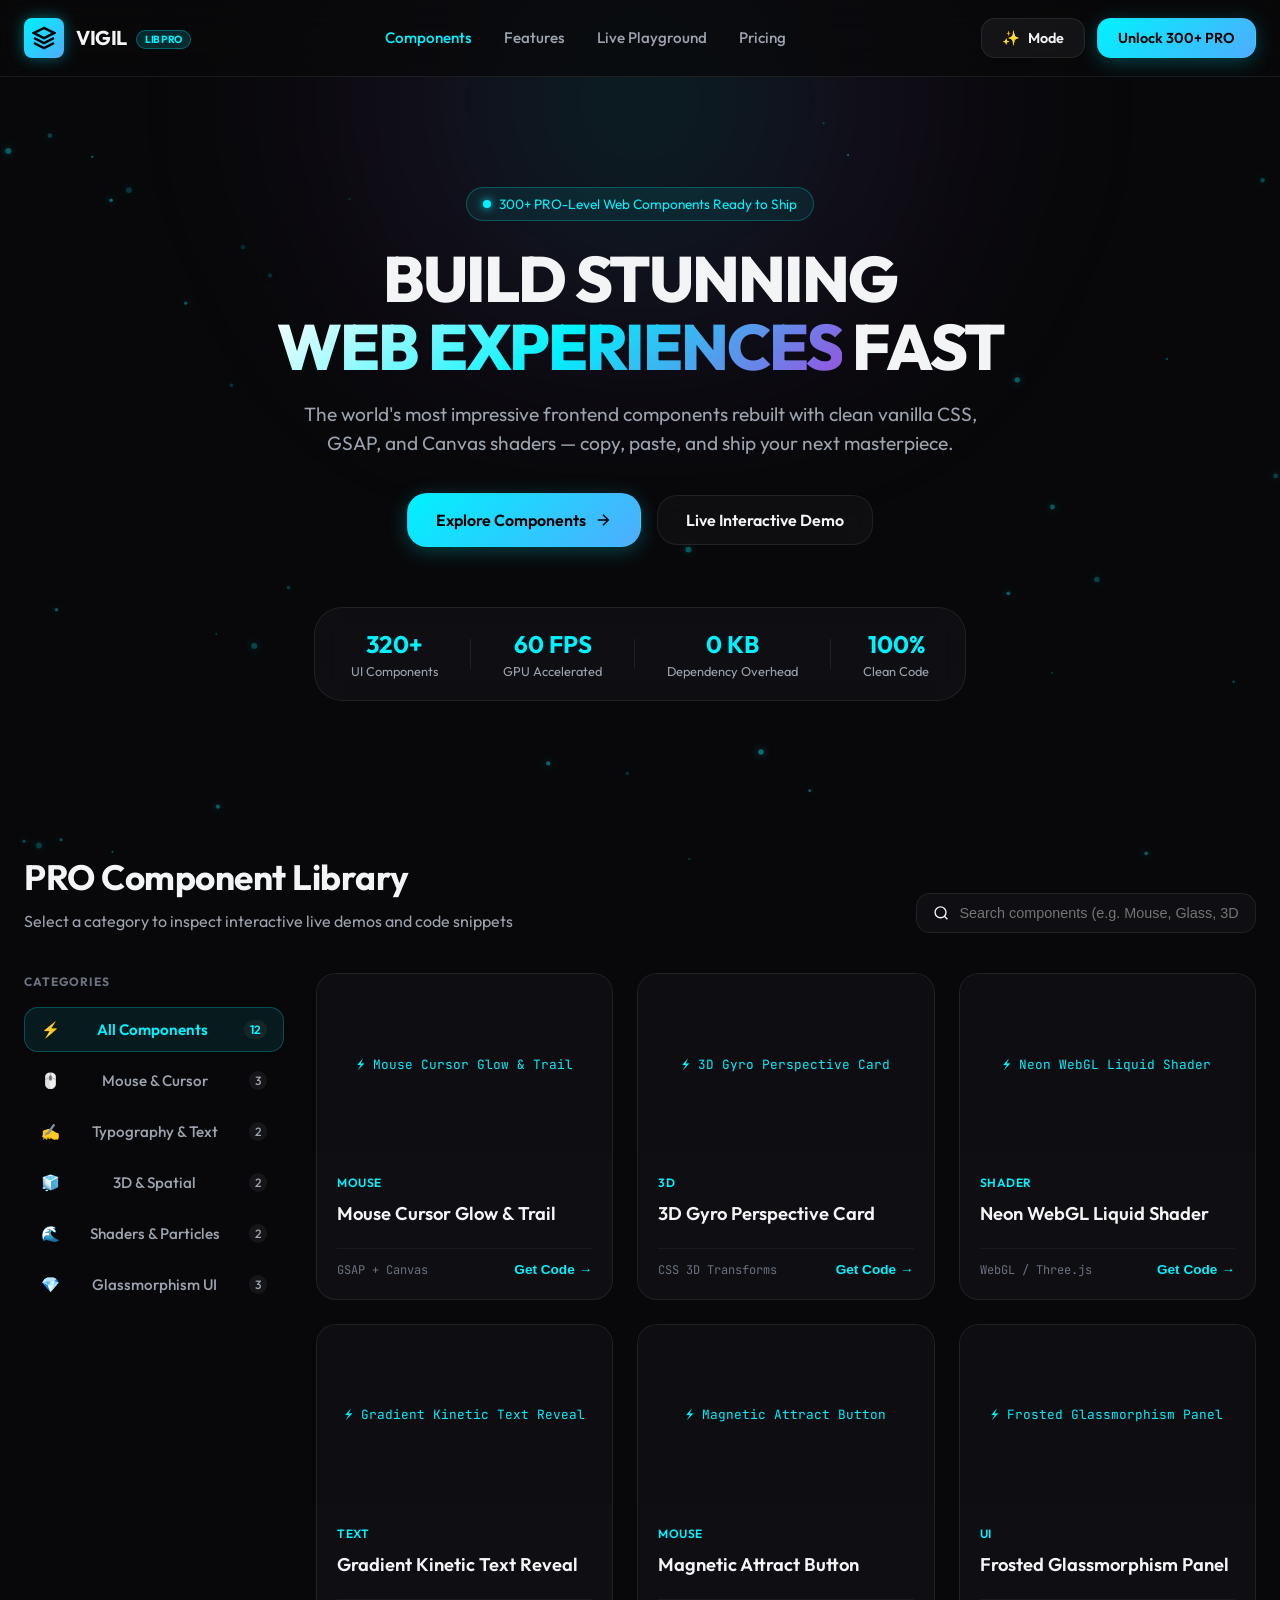
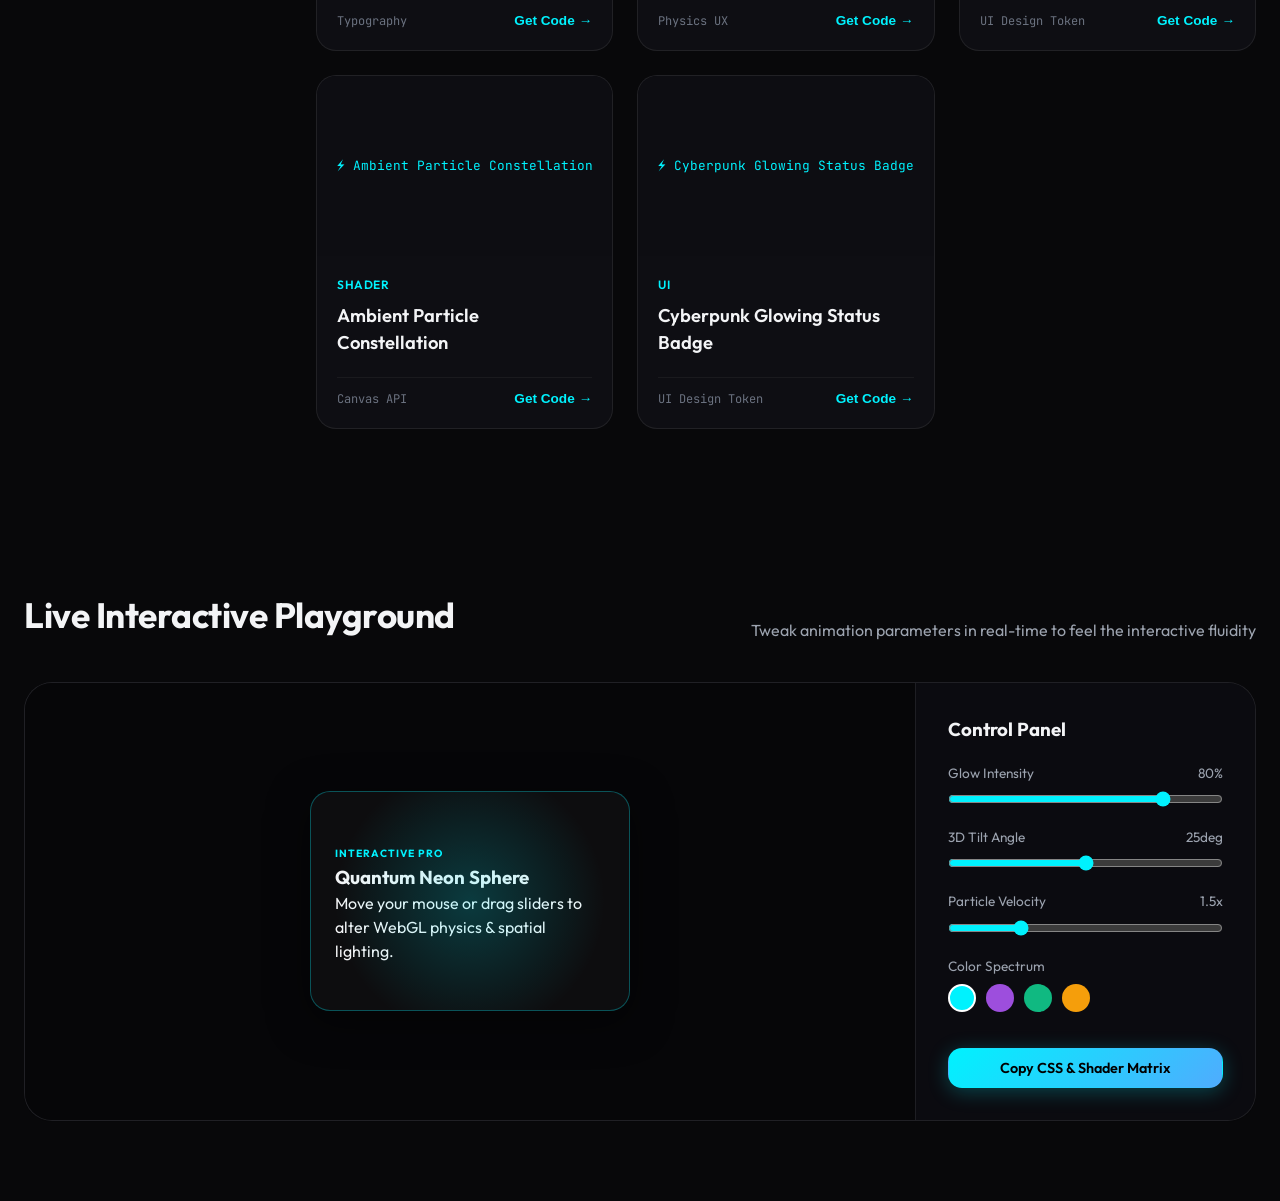
<file: showcase/index.html>
<!DOCTYPE html>
<html lang="en">
<head>
    <meta charset="UTF-8">
    <meta name="viewport" content="width=device-width, initial-scale=1.0">
    <title>VIGIL UI — 300+ PRO Animated Component Library</title>
    <meta name="description" content="Next-generation frontend library of animated UI components for high-end web applications.">
    <!-- Google Fonts -->
    <link rel="preconnect" href="https://fonts.googleapis.com">
    <link rel="preconnect" href="https://fonts.gstatic.com" crossorigin>
    <link href="https://fonts.googleapis.com/css2?family=Outfit:wght@300;400;500;600;700;800&family=JetBrains+Mono:wght@400;500;600&display=swap" rel="stylesheet">
    <link rel="stylesheet" href="styles.css">
</head>
<body>
    <div class="bg-gradient-glow"></div>
    <canvas id="bg-canvas"></canvas>

    <!-- Header Navigation -->
    <header class="header">
        <div class="container header__container">
            <a href="#" class="logo">
                <div class="logo__icon">
                    <svg width="24" height="24" viewBox="0 0 24 24" fill="none" stroke="currentColor" stroke-width="2.5">
                        <polygon points="12 2 2 7 12 12 22 7 12 2"></polygon>
                        <polyline points="2 17 12 22 22 17"></polyline>
                        <polyline points="2 12 12 17 22 12"></polyline>
                    </svg>
                </div>
                <span class="logo__text">VIGIL <span class="badge-pro">LIB PRO</span></span>
            </a>

            <nav class="nav">
                <a href="#components" class="nav__link active">Components</a>
                <a href="#features" class="nav__link">Features</a>
                <a href="#showcase" class="nav__link">Live Playground</a>
                <a href="#pricing" class="nav__link">Pricing</a>
            </nav>

            <div class="header__actions">
                <button class="btn btn--secondary btn--sm" id="btn-theme-toggle">
                    <span class="btn__icon">✨</span> Mode
                </button>
                <button class="btn btn--primary btn--shine" onclick="openProModal()">
                    <span>Unlock 300+ PRO</span>
                </button>
            </div>
        </div>
    </header>

    <!-- Hero Section -->
    <section class="hero">
        <div class="container hero__container">
            <div class="hero__badge">
                <span class="dot-pulse"></span> 300+ PRO-Level Web Components Ready to Ship
            </div>
            
            <h1 class="hero__title">
                BUILD STUNNING <br>
                <span class="text-gradient">WEB EXPERIENCES</span> FAST
            </h1>
            
            <p class="hero__subtitle">
                The world's most impressive frontend components rebuilt with clean vanilla CSS, GSAP, and Canvas shaders — copy, paste, and ship your next masterpiece.
            </p>

            <div class="hero__buttons">
                <a href="#components" class="btn btn--primary btn--lg btn--shine">
                    <span>Explore Components</span>
                    <svg width="18" height="18" viewBox="0 0 24 24" fill="none" stroke="currentColor" stroke-width="2"><path d="M5 12h14M12 5l7 7-7 7"/></svg>
                </a>
                <button class="btn btn--glass btn--lg" onclick="triggerInteractiveDemo()">
                    <span>Live Interactive Demo</span>
                </button>
            </div>

            <!-- Stats Bar -->
            <div class="hero__stats">
                <div class="stat-item">
                    <span class="stat-num" data-count="320">320+</span>
                    <span class="stat-label">UI Components</span>
                </div>
                <div class="stat-divider"></div>
                <div class="stat-item">
                    <span class="stat-num">60 FPS</span>
                    <span class="stat-label">GPU Accelerated</span>
                </div>
                <div class="stat-divider"></div>
                <div class="stat-item">
                    <span class="stat-num">0 KB</span>
                    <span class="stat-label">Dependency Overhead</span>
                </div>
                <div class="stat-divider"></div>
                <div class="stat-item">
                    <span class="stat-num">100%</span>
                    <span class="stat-label">Clean Code</span>
                </div>
            </div>
        </div>
    </section>

    <!-- Components Showcase Section -->
    <section class="components" id="components">
        <div class="container">
            <div class="section-header">
                <div>
                    <h2 class="section-title">PRO Component Library</h2>
                    <p class="section-desc">Select a category to inspect interactive live demos and code snippets</p>
                </div>

                <div class="search-bar">
                    <svg width="18" height="18" viewBox="0 0 24 24" fill="none" stroke="currentColor" stroke-width="2"><circle cx="11" cy="11" r="8"/><path d="m21 21-4.3-4.3"/></svg>
                    <input type="text" id="component-search" placeholder="Search components (e.g. Mouse, Glass, 3D, Text)...">
                </div>
            </div>

            <div class="components__layout">
                <!-- Sidebar Category Filter -->
                <aside class="sidebar">
                    <div class="sidebar__sticky">
                        <h4 class="sidebar__title">CATEGORIES</h4>
                        <ul class="category-list">
                            <li><button class="cat-btn active" data-cat="all"><span class="cat-icon">⚡</span> All Components <span class="cat-count">12</span></button></li>
                            <li><button class="cat-btn" data-cat="mouse"><span class="cat-icon">🖱️</span> Mouse & Cursor <span class="cat-count">3</span></button></li>
                            <li><button class="cat-btn" data-cat="text"><span class="cat-icon">✍️</span> Typography & Text <span class="cat-count">2</span></button></li>
                            <li><button class="cat-btn" data-cat="3d"><span class="cat-icon">🧊</span> 3D & Spatial <span class="cat-count">2</span></button></li>
                            <li><button class="cat-btn" data-cat="shader"><span class="cat-icon">🌊</span> Shaders & Particles <span class="cat-count">2</span></button></li>
                            <li><button class="cat-btn" data-cat="ui"><span class="cat-icon">💎</span> Glassmorphism UI <span class="cat-count">3</span></button></li>
                        </ul>
                    </div>
                </aside>

                <!-- Components Grid -->
                <main class="grid-container" id="components-grid">
                    <!-- Cards will be populated by JS -->
                </main>
            </div>
        </div>
    </section>

    <!-- Live Interactive Playground Section -->
    <section class="playground" id="showcase">
        <div class="container">
            <div class="section-header text-center">
                <h2 class="section-title">Live Interactive Playground</h2>
                <p class="section-desc">Tweak animation parameters in real-time to feel the interactive fluidity</p>
            </div>

            <div class="playground__card">
                <div class="playground__stage" id="demo-stage">
                    <div class="interactive-object" id="interactive-card">
                        <div class="card-glow"></div>
                        <div class="card-content">
                            <span class="card-badge">INTERACTIVE PRO</span>
                            <h3>Quantum Neon Sphere</h3>
                            <p>Move your mouse or drag sliders to alter WebGL physics & spatial lighting.</p>
                            <div class="stage-particles" id="stage-particles"></div>
                        </div>
                    </div>
                </div>

                <div class="playground__controls">
                    <h3>Control Panel</h3>
                    
                    <div class="control-group">
                        <label>Glow Intensity <span id="val-glow">80%</span></label>
                        <input type="range" id="slider-glow" min="0" max="100" value="80">
                    </div>

                    <div class="control-group">
                        <label>3D Tilt Angle <span id="val-tilt">25deg</span></label>
                        <input type="range" id="slider-tilt" min="0" max="50" value="25">
                    </div>

                    <div class="control-group">
                        <label>Particle Velocity <span id="val-speed">1.5x</span></label>
                        <input type="range" id="slider-speed" min="1" max="5" value="2" step="0.1">
                    </div>

                    <div class="control-group">
                        <label>Color Spectrum</label>
                        <div class="color-presets">
                            <button class="color-chip active" data-color="cyan" style="background: #00f2fe;"></button>
                            <button class="color-chip" data-color="purple" style="background: #9d4edd;"></button>
                            <button class="color-chip" data-color="emerald" style="background: #10b981;"></button>
                            <button class="color-chip" data-color="amber" style="background: #f59e0b;"></button>
                        </div>
                    </div>

                    <button class="btn btn--primary w-full mt-4" onclick="copyCurrentPreset()">
                        <span>Copy CSS & Shader Matrix</span>
                    </button>
                </div>
            </div>
        </div>
    </section>

    <!-- Code Preview Modal -->
    <div class="modal-overlay" id="code-modal">
        <div class="modal">
            <div class="modal__header">
                <h3 class="modal__title" id="modal-component-title">Component Source Code</h3>
                <button class="modal__close" onclick="closeCodeModal()">&times;</button>
            </div>

            <div class="modal__tabs">
                <button class="tab-btn active" data-tab="html">HTML</button>
                <button class="tab-btn" data-tab="css">CSS</button>
                <button class="tab-btn" data-tab="js">JavaScript</button>
            </div>

            <div class="modal__body">
                <pre class="code-block"><code id="code-display">// Source code loading...</code></pre>
            </div>

            <div class="modal__footer">
                <span class="modal__info">Ready to copy & paste into your project</span>
                <button class="btn btn--primary" id="btn-copy-code" onclick="copyCodeFromModal()">
                    <span>Copy Code</span>
                </button>
            </div>
        </div>
    </div>

    <!-- Toast Notification -->
    <div class="toast" id="toast">Code copied to clipboard!</div>

    <script src="app.js"></script>
</body>
</html>
</file>
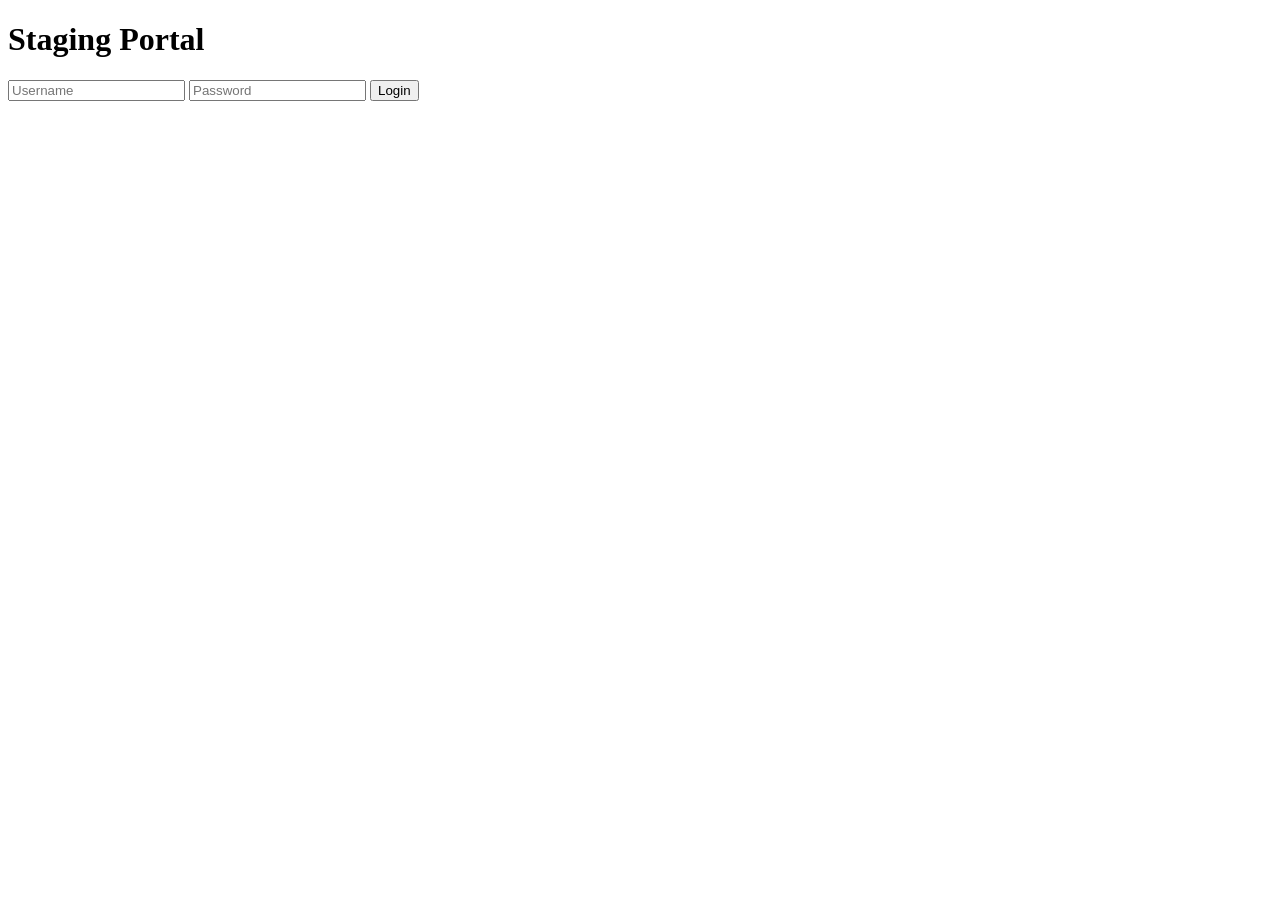
<file: tests/fixtures/realistic_scenario/index_debug.html>
<!DOCTYPE html>
<html lang="en">
<head>
    <meta charset="UTF-8">
    <title>Internal Staging Server - Debug Portal</title>
    <!-- TODO: Disable internal debug endpoint /api/v2/debug/database before production deployment -->
    <!-- Backup admin credentials: developer:StagingSecret2026! -->
    <script src="https://code.jquery.com/jquery-1.12.4.min.js"></script>
</head>
<body>
    <h1>Staging Portal</h1>
    <form action="/api/v1/auth" method="POST">
        <input type="hidden" name="debug_mode" value="true">
        <input type="hidden" name="internal_flag" value="HTB{c3l1_u_m4st3r_r3c0n}">
        <input type="text" name="username" placeholder="Username">
        <input type="password" name="password" placeholder="Password">
        <button type="submit">Login</button>
    </form>
</body>
</html>
</file>
<file: showcase/styles.css>
/* ==========================================================================
   VIGIL UI — Animmaster Inspired High-End Dark Aesthetic Design Token System
   ========================================================================== */

:root {
    --bg-dark: #08080a;
    --bg-card: rgba(18, 18, 24, 0.7);
    --bg-card-hover: rgba(26, 26, 36, 0.85);
    --border-color: rgba(255, 255, 255, 0.08);
    --border-glow: rgba(0, 242, 254, 0.4);
    
    --accent-cyan: #00f2fe;
    --accent-blue: #4facfe;
    --accent-purple: #9d4edd;
    --accent-emerald: #10b981;
    
    --text-main: #f3f4f6;
    --text-muted: #9ca3af;
    --text-dim: #6b7280;
    
    --font-heading: 'Outfit', -apple-system, sans-serif;
    --font-mono: 'JetBrains Mono', monospace;
    
    --radius-sm: 8px;
    --radius-md: 14px;
    --radius-lg: 20px;
    --radius-xl: 28px;
    
    --shadow-glow: 0 0 35px rgba(0, 242, 254, 0.15);
    --transition-fast: 0.2s cubic-bezier(0.16, 1, 0.3, 1);
    --transition-smooth: 0.4s cubic-bezier(0.16, 1, 0.3, 1);
}

/* Base Styles */
* {
    box-sizing: border-box;
    margin: 0;
    padding: 0;
}

html {
    scroll-behavior: smooth;
    font-family: var(--font-heading);
    background-color: var(--bg-dark);
    color: var(--text-main);
    overflow-x: hidden;
}

body {
    position: relative;
    min-height: 100vh;
    line-height: 1.5;
}

/* Canvas Background & Ambient Glow */
#bg-canvas {
    position: fixed;
    top: 0;
    left: 0;
    width: 100vw;
    height: 100vh;
    z-index: -2;
    pointer-events: none;
    opacity: 0.6;
}

.bg-gradient-glow {
    position: fixed;
    top: -200px;
    left: 50%;
    transform: translateX(-50%);
    width: 1000px;
    height: 600px;
    background: radial-gradient(circle, rgba(0, 242, 254, 0.12) 0%, rgba(157, 78, 221, 0.08) 40%, transparent 70%);
    z-index: -1;
    pointer-events: none;
    filter: blur(80px);
}

.container {
    max-width: 1320px;
    margin: 0 auto;
    padding: 0 24px;
}

/* Header */
.header {
    position: sticky;
    top: 0;
    z-index: 100;
    background: rgba(8, 8, 10, 0.75);
    backdrop-filter: blur(16px);
    -webkit-backdrop-filter: blur(16px);
    border-bottom: 1px solid var(--border-color);
}

.header__container {
    display: flex;
    align-items: center;
    justify-content: space-between;
    height: 76px;
}

.logo {
    display: flex;
    align-items: center;
    gap: 12px;
    text-decoration: none;
    color: var(--text-main);
}

.logo__icon {
    width: 40px;
    height: 40px;
    background: linear-gradient(135deg, var(--accent-cyan), var(--accent-blue));
    border-radius: var(--radius-sm);
    display: flex;
    align-items: center;
    justify-content: center;
    color: #000;
    box-shadow: 0 0 15px rgba(0, 242, 254, 0.4);
}

.logo__text {
    font-size: 1.25rem;
    font-weight: 700;
    letter-spacing: -0.5px;
}

.badge-pro {
    font-size: 0.65rem;
    padding: 2px 8px;
    background: rgba(0, 242, 254, 0.15);
    color: var(--accent-cyan);
    border: 1px solid rgba(0, 242, 254, 0.3);
    border-radius: 20px;
    margin-left: 6px;
    vertical-align: middle;
}

.nav {
    display: flex;
    align-items: center;
    gap: 32px;
}

.nav__link {
    text-decoration: none;
    color: var(--text-muted);
    font-size: 0.95rem;
    font-weight: 500;
    transition: var(--transition-fast);
}

.nav__link:hover, .nav__link.active {
    color: var(--accent-cyan);
}

.header__actions {
    display: flex;
    align-items: center;
    gap: 12px;
}

/* Buttons */
.btn {
    display: inline-flex;
    align-items: center;
    justify-content: center;
    gap: 8px;
    padding: 10px 20px;
    font-family: var(--font-heading);
    font-size: 0.9rem;
    font-weight: 600;
    border-radius: var(--radius-md);
    border: 1px solid transparent;
    cursor: pointer;
    transition: var(--transition-smooth);
    text-decoration: none;
    position: relative;
    overflow: hidden;
}

.btn--primary {
    background: linear-gradient(135deg, var(--accent-cyan), var(--accent-blue));
    color: #000;
    box-shadow: 0 4px 20px rgba(0, 242, 254, 0.25);
}

.btn--primary:hover {
    transform: translateY(-2px);
    box-shadow: 0 6px 30px rgba(0, 242, 254, 0.45);
}

.btn--secondary {
    background: rgba(255, 255, 255, 0.05);
    color: var(--text-main);
    border-color: var(--border-color);
}

.btn--secondary:hover {
    background: rgba(255, 255, 255, 0.1);
    border-color: rgba(255, 255, 255, 0.2);
}

.btn--glass {
    background: rgba(255, 255, 255, 0.03);
    color: var(--text-main);
    border-color: var(--border-color);
    backdrop-filter: blur(10px);
}

.btn--glass:hover {
    background: rgba(255, 255, 255, 0.08);
    border-color: var(--accent-cyan);
    color: var(--accent-cyan);
}

.btn--lg {
    padding: 14px 28px;
    font-size: 1rem;
    border-radius: var(--radius-lg);
}

.btn--shine::after {
    content: '';
    position: absolute;
    top: -50%;
    left: -50%;
    width: 200%;
    height: 200%;
    background: linear-gradient(60deg, transparent 30%, rgba(255,255,255,0.4) 50%, transparent 70%);
    transform: rotate(30deg);
    transition: var(--transition-smooth);
    opacity: 0;
}

.btn--shine:hover::after {
    left: 100%;
    opacity: 1;
}

/* Hero Section */
.hero {
    padding: 110px 0 70px;
    text-align: center;
}

.hero__container {
    display: flex;
    flex-direction: column;
    align-items: center;
}

.hero__badge {
    display: inline-flex;
    align-items: center;
    gap: 8px;
    padding: 6px 16px;
    background: rgba(0, 242, 254, 0.08);
    border: 1px solid rgba(0, 242, 254, 0.25);
    border-radius: 30px;
    font-size: 0.85rem;
    color: var(--accent-cyan);
    margin-bottom: 24px;
}

.dot-pulse {
    width: 8px;
    height: 8px;
    background-color: var(--accent-cyan);
    border-radius: 50%;
    box-shadow: 0 0 8px var(--accent-cyan);
    animation: pulse 1.8s infinite;
}

@keyframes pulse {
    0% { transform: scale(0.95); opacity: 0.8; }
    50% { transform: scale(1.3); opacity: 1; }
    100% { transform: scale(0.95); opacity: 0.8; }
}

.hero__title {
    font-size: 4rem;
    font-weight: 800;
    line-height: 1.05;
    letter-spacing: -2px;
    margin-bottom: 20px;
}

.text-gradient {
    background: linear-gradient(135deg, #ffffff 0%, var(--accent-cyan) 50%, var(--accent-purple) 100%);
    -webkit-background-clip: text;
    -webkit-text-fill-color: transparent;
}

.hero__subtitle {
    max-width: 680px;
    font-size: 1.2rem;
    color: var(--text-muted);
    margin-bottom: 36px;
}

.hero__buttons {
    display: flex;
    align-items: center;
    gap: 16px;
    margin-bottom: 60px;
}

.hero__stats {
    display: flex;
    align-items: center;
    gap: 32px;
    padding: 18px 36px;
    background: var(--bg-card);
    border: 1px solid var(--border-color);
    border-radius: var(--radius-xl);
    backdrop-filter: blur(12px);
}

.stat-item {
    display: flex;
    flex-direction: column;
    align-items: center;
}

.stat-num {
    font-size: 1.5rem;
    font-weight: 700;
    color: var(--accent-cyan);
}

.stat-label {
    font-size: 0.8rem;
    color: var(--text-muted);
}

.stat-divider {
    width: 1px;
    height: 30px;
    background: var(--border-color);
}

/* Component Layout & Grid */
.components {
    padding: 80px 0;
}

.section-header {
    display: flex;
    align-items: flex-end;
    justify-content: space-between;
    margin-bottom: 40px;
}

.section-title {
    font-size: 2.2rem;
    font-weight: 700;
    letter-spacing: -0.5px;

}

.section-desc {
    color: var(--text-muted);
    font-size: 1rem;
    margin-top: 6px;
}

.search-bar {
    display: flex;
    align-items: center;
    gap: 10px;
    padding: 10px 16px;
    background: var(--bg-card);
    border: 1px solid var(--border-color);
    border-radius: var(--radius-md);
    width: 340px;
}

.search-bar input {
    background: none;
    border: none;
    outline: none;
    color: var(--text-main);
    font-size: 0.9rem;
    width: 100%;
}

.components__layout {
    display: grid;
    grid-template-columns: 260px 1fr;
    gap: 32px;
}

/* Sidebar Categories */
.sidebar__sticky {
    position: sticky;
    top: 100px;
}

.sidebar__title {
    font-size: 0.75rem;
    font-weight: 700;
    letter-spacing: 1px;
    color: var(--text-dim);
    margin-bottom: 16px;
}

.category-list {
    list-style: none;
    display: flex;
    flex-direction: column;
    gap: 6px;
}

.cat-btn {
    width: 100%;
    display: flex;
    align-items: center;
    justify-content: space-between;
    padding: 12px 16px;
    background: none;
    border: 1px solid transparent;
    border-radius: var(--radius-md);
    color: var(--text-muted);
    font-family: var(--font-heading);
    font-size: 0.95rem;
    font-weight: 500;
    cursor: pointer;
    transition: var(--transition-fast);
}

.cat-btn:hover {
    background: rgba(255, 255, 255, 0.03);
    color: var(--text-main);
}

.cat-btn.active {
    background: rgba(0, 242, 254, 0.08);
    border-color: rgba(0, 242, 254, 0.25);
    color: var(--accent-cyan);
    font-weight: 600;
}

.cat-count {
    font-size: 0.75rem;
    padding: 2px 6px;
    background: rgba(255, 255, 255, 0.06);
    border-radius: 10px;
}

/* Grid Cards */
.grid-container {
    display: grid;
    grid-template-columns: repeat(auto-fill, minmax(280px, 1fr));
    gap: 24px;
}

.card {
    background: var(--bg-card);
    border: 1px solid var(--border-color);
    border-radius: var(--radius-lg);
    overflow: hidden;
    transition: var(--transition-smooth);
    position: relative;
    display: flex;
    flex-direction: column;
}

.card:hover {
    transform: translateY(-4px);
    border-color: var(--border-glow);
    box-shadow: var(--shadow-glow);
    background: var(--bg-card-hover);
}

.card__preview {
    height: 180px;
    background: #0d0d12;
    position: relative;
    display: flex;
    align-items: center;
    justify-content: center;
    overflow: hidden;
}

.card__demo-stage {
    width: 100%;
    height: 100%;
    display: flex;
    align-items: center;
    justify-content: center;
}

.card__info {
    padding: 20px;
    display: flex;
    flex-direction: column;
    gap: 8px;
    flex: 1;
}

.card__category {
    font-size: 0.75rem;
    font-weight: 600;
    text-transform: uppercase;
    color: var(--accent-cyan);
    letter-spacing: 0.5px;
}

.card__title {
    font-size: 1.15rem;
    font-weight: 600;
}

.card__footer {
    display: flex;
    align-items: center;
    justify-content: space-between;
    margin-top: 12px;
    padding-top: 12px;
    border-top: 1px solid rgba(255, 255, 255, 0.05);
}

.card__tag {
    font-size: 0.75rem;
    color: var(--text-dim);
    font-family: var(--font-mono);
}

.card__btn {
    background: none;
    border: none;
    color: var(--accent-cyan);
    font-weight: 600;
    font-size: 0.85rem;
    cursor: pointer;
    display: flex;
    align-items: center;
    gap: 4px;
}

/* Playground Card */
.playground {
    padding: 80px 0;
}

.playground__card {
    background: var(--bg-card);
    border: 1px solid var(--border-color);
    border-radius: var(--radius-xl);
    display: grid;
    grid-template-columns: 1fr 340px;
    overflow: hidden;
    backdrop-filter: blur(12px);
}

.playground__stage {
    min-height: 420px;
    background: #060608;
    display: flex;
    align-items: center;
    justify-content: center;
    position: relative;
    padding: 40px;
}

.interactive-object {
    width: 320px;
    height: 220px;
    background: rgba(255, 255, 255, 0.03);
    border: 1px solid rgba(0, 242, 254, 0.3);
    border-radius: var(--radius-lg);
    padding: 24px;
    position: relative;
    display: flex;
    flex-direction: column;
    justify-content: center;
    transition: transform 0.1s ease-out;
    box-shadow: 0 10px 40px rgba(0, 0, 0, 0.5);
    cursor: pointer;
    overflow: hidden;
}

.card-glow {
    position: absolute;
    top: 0;
    left: 0;
    width: 100%;
    height: 100%;
    background: radial-gradient(circle at center, var(--border-glow), transparent 70%);
    opacity: 0.5;
    pointer-events: none;
}

.card-badge {
    font-size: 0.65rem;
    color: var(--accent-cyan);
    font-weight: 700;
    letter-spacing: 1px;
    margin-bottom: 8px;
}

.playground__controls {
    padding: 32px;
    background: rgba(12, 12, 16, 0.9);
    border-left: 1px solid var(--border-color);
    display: flex;
    flex-direction: column;
    gap: 20px;
}

.control-group {
    display: flex;
    flex-direction: column;
    gap: 8px;
}

.control-group label {
    display: flex;
    justify-content: space-between;
    font-size: 0.85rem;
    color: var(--text-muted);
}

.control-group input[type="range"] {
    width: 100%;
    accent-color: var(--accent-cyan);
}

.color-presets {
    display: flex;
    gap: 10px;
}

.color-chip {
    width: 28px;
    height: 28px;
    border-radius: 50%;
    border: 2px solid transparent;
    cursor: pointer;
}

.color-chip.active {
    border-color: #fff;
}

.w-full { width: 100%; }
.mt-4 { margin-top: 16px; }
.text-center { text-align: center; }

/* Modal */
.modal-overlay {
    position: fixed;
    top: 0;
    left: 0;
    width: 100vw;
    height: 100vh;
    background: rgba(0, 0, 0, 0.8);
    backdrop-filter: blur(12px);
    z-index: 200;
    display: flex;
    align-items: center;
    justify-content: center;
    opacity: 0;
    pointer-events: none;
    transition: var(--transition-fast);
}

.modal-overlay.active {
    opacity: 1;
    pointer-events: all;
}

.modal {
    width: 720px;
    max-width: 90vw;
    background: #0f0f14;
    border: 1px solid var(--border-color);
    border-radius: var(--radius-xl);
    overflow: hidden;
    box-shadow: 0 20px 60px rgba(0, 0, 0, 0.8);
}

.modal__header {
    padding: 20px 24px;
    display: flex;
    align-items: center;
    justify-content: space-between;
    border-bottom: 1px solid var(--border-color);
}

.modal__close {
    background: none;
    border: none;
    color: var(--text-muted);
    font-size: 1.5rem;
    cursor: pointer;
}

.modal__tabs {
    display: flex;
    background: #09090d;
    border-bottom: 1px solid var(--border-color);
}

.tab-btn {
    padding: 12px 24px;
    background: none;
    border: none;
    color: var(--text-muted);
    font-family: var(--font-heading);
    font-weight: 600;
    cursor: pointer;
}

.tab-btn.active {
    color: var(--accent-cyan);
    border-bottom: 2px solid var(--accent-cyan);
}

.modal__body {
    padding: 20px;
    max-height: 360px;
    overflow-y: auto;
}

.code-block {
    font-family: var(--font-mono);
    font-size: 0.85rem;
    color: #e5e7eb;
    white-space: pre-wrap;
    word-break: break-all;
}

.modal__footer {
    padding: 16px 24px;
    background: #09090d;
    display: flex;
    align-items: center;
    justify-content: space-between;
    border-top: 1px solid var(--border-color);
}

.modal__info {
    font-size: 0.8rem;
    color: var(--text-dim);
}

/* Toast */
.toast {
    position: fixed;
    bottom: 30px;
    right: 30px;
    padding: 12px 24px;
    background: var(--accent-cyan);
    color: #000;
    font-weight: 700;
    border-radius: var(--radius-md);
    box-shadow: 0 10px 30px rgba(0, 242, 254, 0.4);
    transform: translateY(100px);
    opacity: 0;
    transition: var(--transition-smooth);
    z-index: 300;
}

.toast.show {
    transform: translateY(0);
    opacity: 1;
}
</file>
